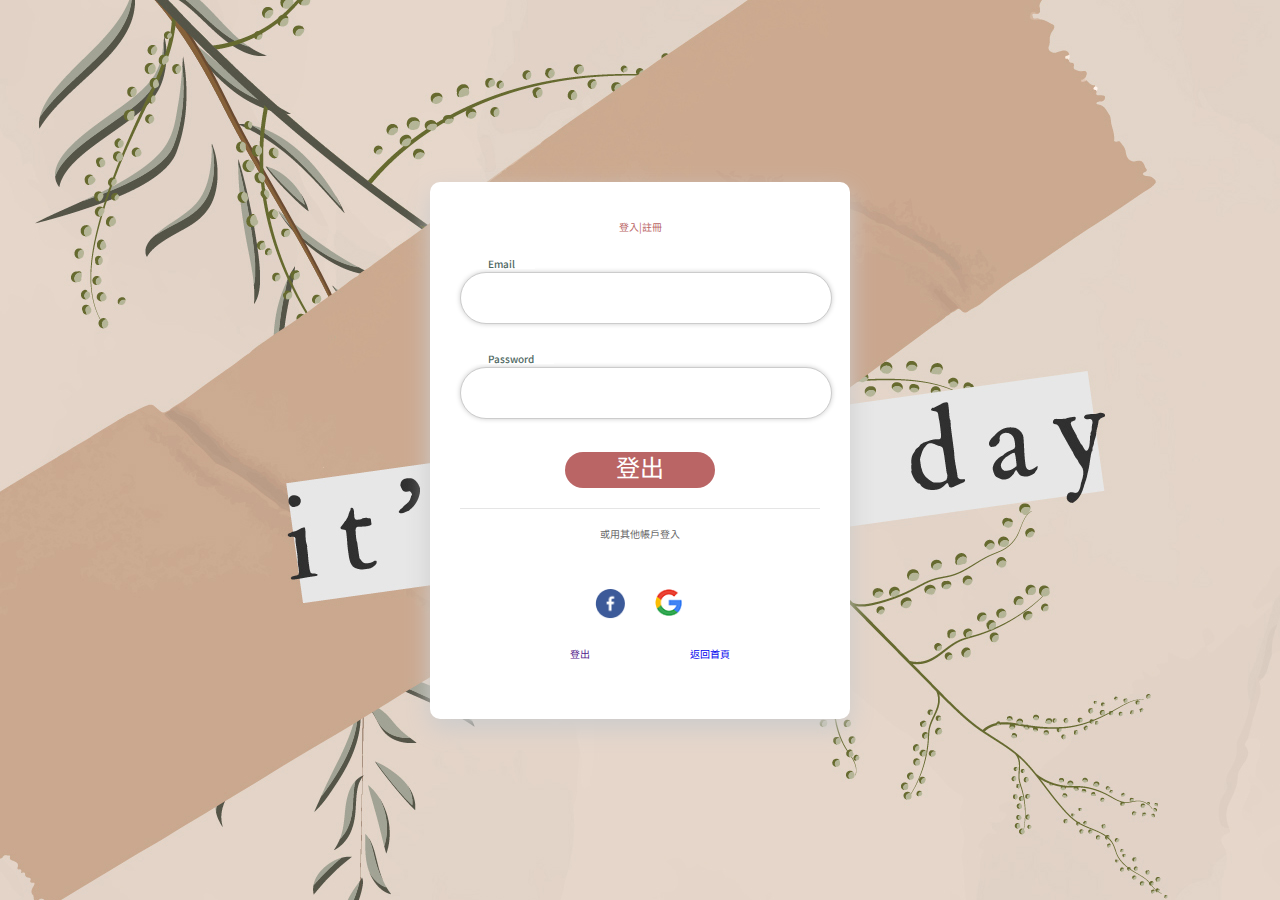
<file: log_in.html>
<!DOCTYPE html>
<html lang="en">
<head>
    <meta charset="UTF-8">
    <meta http-equiv="X-UA-Compatible" content="IE=edge">
    <meta name="viewport" content="width=device-width, initial-scale=1.0">
    <link rel="stylesheet" href="reset.css">
    <link rel="stylesheet" href="css_var.css">
    <link rel="stylesheet" href="log_in.css">
    <title>註冊|登入頁面</title>
</head>
<body>
    <main>
        <div class="animated-form">
            <form class="form">
                <h1 class="form-title">登入|註冊</h1>
                
                <div class="form-div">
                    <input type="email" class="form-input" placeholder="" >
                    <label class="form-label">Email</label>
                </div>
                <div class="form-div">
                    <input type="password" class="form-input" placeholder="">
                    <label class="form-label">Password</label>
                </div>
                <div class="button_primary"><a href="#">登出</a></div>
                <div class="other_log_in"><span>或</span>用其他帳戶登入</div>
                <div class="pattern">
                    <div class="pic"><a href=""><img src="img/log_in/icon _Facebook.png" alt="FB"></a></div>
                    <div class="pic"><a href=""><img src="img/log_in/icon_google.png" alt="Google"></a></div>
                </div>
                <div class="function_nav">
                    <div class="log_up"><a href="">登出</a></div>
                    <div class="back_home"><a href="index.html">返回首頁</a></div>
                </div>
            </div>
        </div>
    </main>
</body>
</html>
</file>
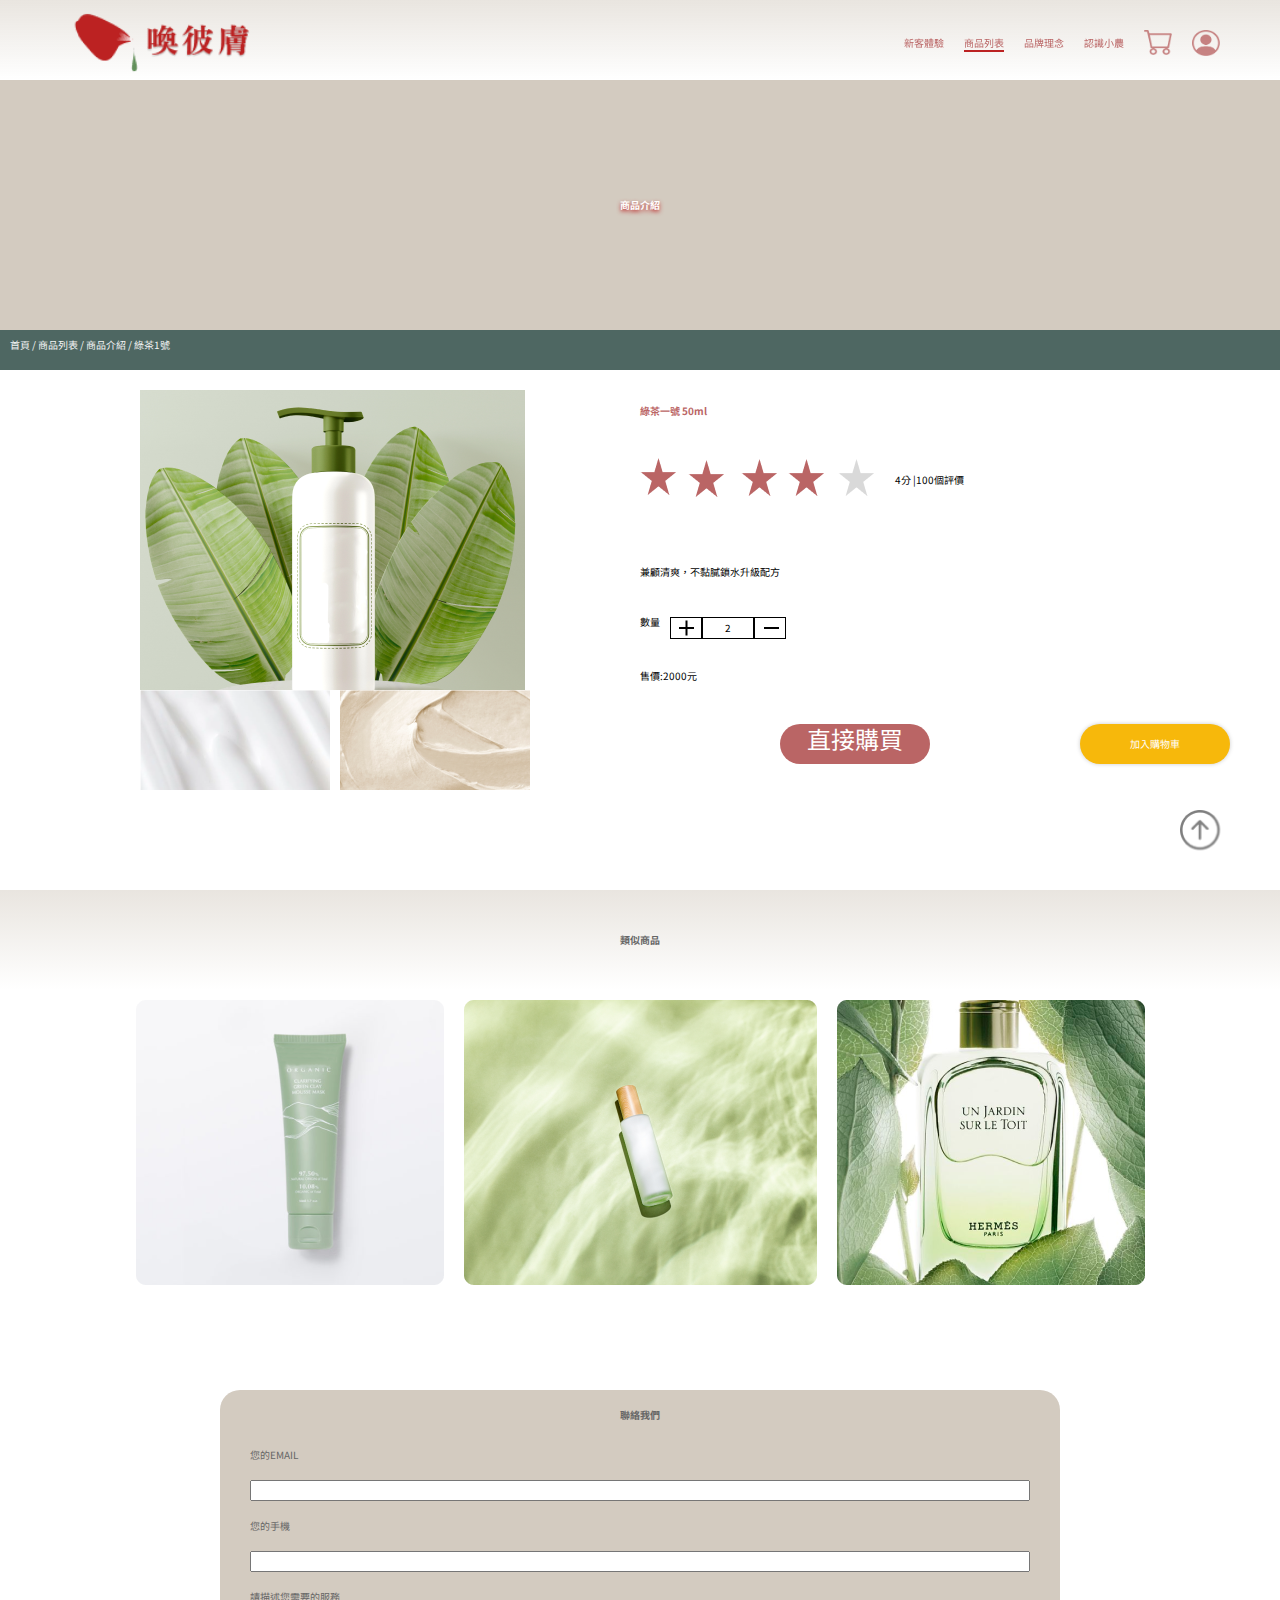
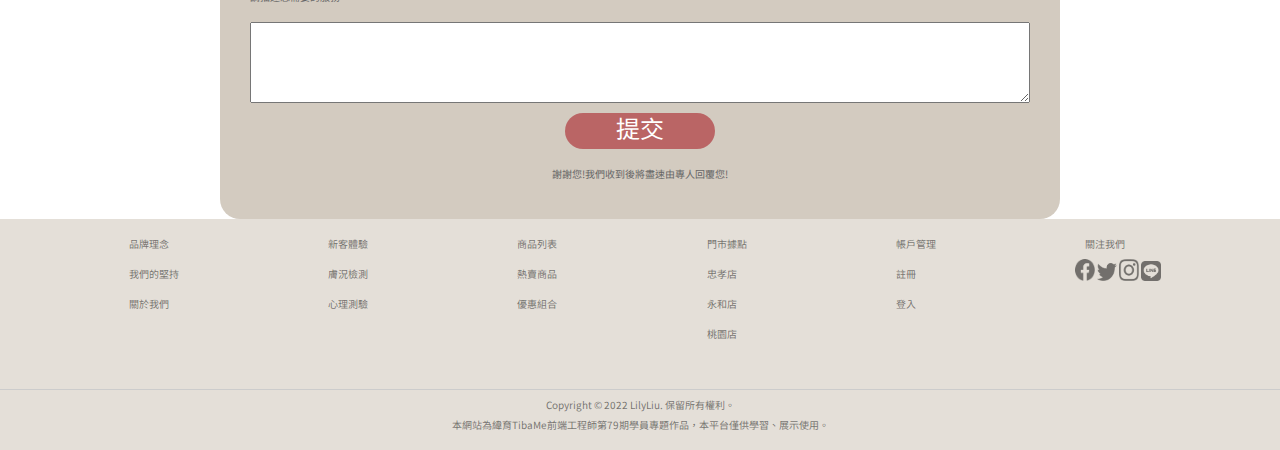
<file: product_introduction.html>
<!DOCTYPE html>
<html lang="en">
<head>
    <meta charset="UTF-8">
    <meta http-equiv="X-UA-Compatible" content="IE=edge">
    <meta name="viewport" content="width=device-width, initial-scale=1.0">
    <link rel="stylesheet" href="reset.css">
    <link rel="stylesheet" href="css_var.css">
    <link rel="stylesheet" href="product_introduction.css">
    <title>商品介紹|</title>
</head>
<body>
         <!--header-->
         <header class="fixed_header">
            <nav class="nav">
                <div class="nav_menu">
                    <ul class="nav_list">
                        <div class="wrap">
                            <a href="index.html" class="nav_logo">
                                <img src="img/mainPage/logo.png" alt="logo"></a>
                        </div>
                        <div class="wrap">
                            <li class="nav_item"><a href="new_customer_page.html">新客體驗</a></li>
                            <li class="nav_item"><a href="product_list.html">商品列表</a></li>
                            <li class="nav_item"><a href="brand_vision.html">品牌理念</a></li>
                            <li class="nav_item"><a href="farmer.html">認識小農</a></li>
                            <li class="nav_item"><a href="cart.html"><img src="img/mainPage/cart.png" alt="cart"></a></li>
                            <li class="nav_item"><a href="log_in.html"><img src="img/mainPage/member.png" alt="member"></a></li>
                        </div>
                    </ul>
                </div>
            </nav>
        </header>
        <!--banner-->
        <div class="banner">
            <h1>商品介紹</h1>
        </div>
        <!--breadcrumb-->
        <div class="breadcrumb">
            <span><a href="">首頁</a></span>
            <span><a href="">商品列表</a></span>
            <span><a href="">商品介紹</a></span>
            <span><a href="">綠茶1號</a></span>
        </div>
        <!-- product_introduction -->
        <main class="production_introduction">
            <div class="introduction_container">
                <div class="grid_box">
                    <div class="pic_product"></div>
                    <div class=".pic pic_product_detail1"></div>
                    <div class=".pic pic_product_detail2"></div>
                </div>
                <div class="product_description">
                    <h2>綠茶一號  50ml</h2>
                    <div class="evalution">
                        <div class="pic">
                            <img src="img/product_introduction/evalution.png" alt="">
                        </div>
                        <span>4分</span>
                        <span>100個評價</span>
                    </div>
                    <p></p>
                    <div class="sepcification">
                        <div class="num_txt">兼顧清爽，不黏膩鎖水升級配方</div>
                        <div class="num_box">數量
                            <div class="plus">
                                <span></span>
                                <span></span>
                            </div>
                            <div class="num">2</div>
                            <div class="minus">
                                <span></span>
                            </div>
                        </div>
                    </div>
                    <div class="price">售價:2000元</div>
                    <div class="btn_group">
                        <div class="button_primary"><a href="cart.html">直接購買</a></div>
                        <div class="button_third"><a href="cart.html">加入購物車</a></div>
                    </div>
                </div>
            </div>
        </main>
        <a class="gotop" href="product_introduction.html"><div class="pic"><img src="img/mainPage/arrow_icon.png" alt=""></div></a>
        <!-- relative_product -->
       <div class="relative_product">
            <h2>類似商品</h2>
            <div class="pic_container">
                <div class="pic">
                    <img src="img/product_introduction/relative_product1.png" alt="product1">
                </div>
                <div class="pic">
                    <img src="img/product_introduction/relative_product2.png" alt="product2">
                </div>
                <div class="pic">
                    <img src="img/product_introduction/relative_product3.png" alt="product3">
                </div>

            </div>
        </div>
        <div class="contact_us">
            <h2>聯絡我們</h2>
            <label for="email">您的EMAIL</label>
            <input type="email" name="email" id="email">
            <label for="tel">您的手機</label>
            <input type="tel" name="tel" id="tel">
            <p class="service">請描述您需要的服務</p>
            <textarea name="" id="" cols="20" rows="5"></textarea>
            <div class="button_primary"><a href="#">提交</a></div> 
            <p class="response">謝謝您!我們收到後將盡速由專人回覆您!</p> 
        </div>

        <!-- footer -->
     <footer>
        <div class="footer_wrap">
            <div class="brand_core">
                <div class="title"><a href="brand_vision.html">品牌理念</a></div>
                <div class=""><a href="brand_vision.html">我們的堅持</a></div>
                <div class=""><a href="brand_vision.html">關於我們</a></div>
            </div>
            <div class="new_customer">
                <div class="title"><a href="new_customer_page.html">新客體驗</a></div>
                <div class=""><a href="new_customer_page.html">膚況檢測</a></div>
                <div class=""><a href="new_customer_page.html">心理測驗</a></div>
            </div>
            <div class="product_list">
                <div class="title"><a href="product_list.html">商品列表</a></div>
                <div class=""><a href="product_list.html">熱賣商品</a></div>
                <div class=""><a href="product_list.html">優惠組合</a></div>
            </div>
            <div class="store_info">
                <div class="title"><a href="new_customer_page.html">門市據點</a></div>
                <div class=""><a href="new_customer_page.html">忠孝店</a></div>
                <div class=""><a href="new_customer_page.html">永和店</a></div>
                <div class=""><a href="new_customer_page.html">桃園店</a></div>
            </div>
            <div class="account">
                <div class="title"><a href="log_in.html">帳戶管理</a></div>
                <div class=""><a href="log_in.html">註冊</a></div>
                <div class=""><a href="log_in.html">登入</a></div>
            </div>
            <div class="follow_us">
                <div class=""><a href="#">關注我們</a></div>
                <img src="img/mainPage/facebook _icon.png">
                <img src="img/mainPage/twitter_ icon.png">
                <img src="img/mainPage/instagram_icon.png">
                <img src="img/mainPage/line_icon.png">
            </div>
        </div>
        <div class="footer2_wrap">
            <span class="copyright">Copyright © 2022 LilyLiu. 保留所有權利。</span>
            <div class=""><a href="#">本網站為緯育TibaMe前端工程師第79期學員專題作品，本平台僅供學習、展示使用。</a></div>
        </div>
    </footer>
</body>
</html>
</file>
<file: css_var.css>
@import url('https://fonts.googleapis.com/css2?family=Noto+Sans+TC:wght@100;300;400;500;700;900&display=swap');
html{
  scroll-behavior: smooth;
  font-size: 62.5%;
}
:root{
    /* font_size */
    --h1-font-size : 3.6rem;
    --h2-font-size : 3rem;
    --h3-font-size: 2.4rem;
    --h4-font-size: 2rem;
    
    /*letter_space*/
    --h1-letter-space : .2rem;
    --h2-letter-space : .1rem;
    --h3-letter-space: .05rem;
    --h4-letter-space: .05rem;

    /*line-height*/
    --ch-line-height: 120%;

    /*bg-color*/
    --bg-color: #D3CBC0;
    --cards-bg-color: #4E6762;
    --breadcrumb-bg-color: #4E6762;
    --product-bg-color: #D3CBC050;
    --box-bg-color:#BA6565;
    --upload-bg-color: #aaa;

    /*font-color*/
    --h1--color: #ffffff;
    --h1--text-shadow: 0 2px 4px #BC2222;
    --h2-color:  #BA6565;
    --p-color: #f5f5f5;
    --p-text-shadow: 0 0px 4px #BA6565;
    --card-box-shadow: 0px 0px 5px rgba(0,0,0,.5);
    --nav-font-color: #BC2222;


    --breadcrumb-color: #f5f5f5;
    --hover-color:#bbac84;

    /*tag-color*/
    --tag-color:#E4DFD8;
}
/*思源體*/
body{
    font-family: 'Noto Sans TC', sans-serif;
}
/*btn*/
.button_primary{
  border: none;
  text-align: center;
  width: 150px;
  line-height: 30px;
  background-color: var(--box-bg-color);
  border-radius: 20px;
  margin: 0 auto;
  text-decoration: none;
  /* padding: 10px; */
}
.button_primary a{
  font-size: var(--h3-font-size);
}
.button_primary:hover{
  background-color: var(--h2-color);
  box-shadow: 0 0 10px #BC2222;
}
.button_primary:hover a,
.button_primary a{
  color: #ffffff;
}
.button_secondary{
  border: none;
  text-align: center;
  width: 100px;
  line-height: 20px;
  background-color: var(--p-color);
  box-shadow: 0 0 4px #ccc;
  border-radius: 20px; 
  margin: 0 auto;
}
.button_secondary a{
  font-size: var(--h4-font-size);
  color: #4E6762;
}
.button_secondary:hover{
  box-shadow:  0px 0px 5px rgba(0,0,0,.5);;
}
.button_secondary a:hover {
  color: #4E6762;

}
.button_third{
  border: none;
  width: 150px;
  line-height: 40px;
  text-align: center;
  background-color:#f7b80b;
  box-shadow: 0 0 4px #ccc;
  border-radius: 20px;
  margin: 0 auto;
}
.button_third a{
  color: #ffffff;
  font-size: var(--h5-font-size);
}
.button_third:hover{
  box-shadow: var(--card-box-shadow);
}
.gotop{
  position: fixed;
  width: 50px;
  height: 50px;
  /* background-color: #BA6565; */
  bottom: 40px;
  right: 50px;
  text-decoration: none;
  text-align: center;
  font-size: 22px;
  z-index: 100;
}
.gotop .pic{
  width: 40px;
  height: 40px;
}
.gotop .pic img{
  width: 100%;
}
</file>
<file: product_introduction.css>
/*header*/
header{
    width: 100%;
    background-image: linear-gradient(to bottom,#D3CBC080,#FFFFFF) ;
    position: sticky;
    top: 0;
    z-index: 100;
}
.nav{
    max-width: 1200px;
    display: flex;
    justify-content: center;
    text-align: center;
    margin: 0 auto;
    height: 80px;
    z-index: 100;
}
.nav_logo{
    width: 200px;
    height: 80px;
    display: inline-block;
    margin: auto 20px;
}
.nav_logo img{
    width: 100%;
}
.nav_menu{
    width: 100%;
    margin: 0 10px;
}
.nav_list{
    width: 100%;
    display: flex;
    justify-content: space-between;
}
.nav_list .wrap:nth-child(2){
    display: flex;
    justify-content: space-between;
}
.nav_item{
    margin: auto 10px;
    box-sizing: border-box;
    /* line-height: 70px;  */
}
.wrap .nav_item:nth-child(2) a{
    border-bottom: 2px solid #BC2222;
}
.wrap .nav_item:nth-child(1):hover,
.wrap .nav_item:nth-child(2):hover,
.wrap .nav_item:nth-child(3):hover,
.wrap .nav_item:nth-child(4):hover
{
    display: inline-block;
    transform: translateY(-5px);

}
.wrap .nav_item:nth-child(1):hover a,
.wrap .nav_item:nth-child(2):hover a,
.wrap .nav_item:nth-child(3):hover a,
.wrap .nav_item:nth-child(4):hover a
{
 color:var(--nav-font-color);
 font-weight: bold;

}
.nav_item a{
    color: #BA6565;
    text-decoration: none;
    
}
.wrap li:nth-child(5),
.wrap li:nth-child(6){

    margin: auto -10px;
}
.wrap li img{
    width: 40%;
}
/*banner*/
.banner{
    width: 100%;
    position: relative; 
}

.banner h1{
    text-align: center;
    line-height: 250px;
    background-color: var(--bg-color);
    font-size: var(--title-font-size) ;
    color: var(--h1--color);
    text-shadow: var(--h1--text-shadow);

}
.banner p{
    text-align: center;
    position: absolute;
    top: 300px;
    left: 0;
    right: 0;
    font-size: var(--sub-title-font-size);
    color: var(--h1--color);
    text-shadow: var(--p-text-shadow);
}
/* breadcrumb */
.breadcrumb{
    background-color: var(--breadcrumb-bg-color);
    height: 20px;
    padding: 10px;
}
.breadcrumb span a{
    color: var( --breadcrumb-color);
}
.breadcrumb span:nth-child(1)::after,
.breadcrumb span:nth-child(2)::after,
.breadcrumb span:nth-child(3)::after
{
    content:" / ";
    color: var( --breadcrumb-color);
}

main{
    width: 100%;
    height: 500px;
    margin: 20px auto 0;
    /* background-color: var(--bg-color); */
}
main h2{
    font-size: var(--sub-title-font-size);
    color: var(--h2-color);
    margin-bottom: 10px;
}
.introduction_container{
    width: 1200px;
    display: flex;
    justify-content: center;
    margin: 0 auto;
}
.grid_box{
    width: 50%;
    display: grid;
    grid-template-columns:200px 200px;
    /* grid-template-rows: repeat(2,1fr); */
    justify-content: center;
    align-items: center;
    gap: 0;  
}

.pic_product{
    width: 400px;
    height: 300px;
    grid-column:1/3;
    grid-row: 1/2;
    background-image: url(img/product_introduction/green_tea.png);
    background-repeat: no-repeat;
}
.grid_box .pic{
    width: 300px;
}
.grid_box .pic img{
     filter: saturate(1.5);
}
.pic_product_detail1{
    width: 190px;
    height: 100px;
    grid-column:1/2;
    grid-row: 2/3;
    background-image: url(img/product_introduction/lotion1.png);
    background-repeat: no-repeat;
}
.pic_product_detail2{
    width: 190px;
    height: 100px;
    grid-column:2/3;
    grid-row: 2/3;
    background-image: url(img/product_introduction/lotion2.png);
    background-repeat: no-repeat;
}
.product_description{
    width: 50%;
    display: flex;
    flex-direction: column;
    justify-content: space-around;
}
.evalution{
    display: flex;
    justify-content: flex-start;
    align-items: center;
}
.evalution span:nth-child(2)::after{
    content: " | ";
}
.evalution .pic{
    margin-right: 20px;
}
.sepcification .num_box{
    display: flex;
   
}
.sepcification .num_txt{
    margin-bottom: 40px;
}
.sepcification .num_box .plus{
    width: 30px;
    height: 20px;
    border: 1px solid #000000;
    position: relative;
    margin-left: 10px;
}
.sepcification .num_box .plus span:nth-child(1){
    display: block;
    width: 15px;
    height: 2px;
    background-color: #000000;
    position: absolute;
    top: 9px;
    left: 7.5px;
}
.sepcification .num_box .plus span:nth-child(2){
    display: block;
    width: 15px;
    height: 2px;
    background-color: #000000;
    transform: rotate(90deg);
    position: absolute;
    top: 9px;
    left: 7.5px;
}
.sepcification .num_box .num{
    text-align: center;
    width: 50px;
    line-height: 20px;
    border: 1px solid #000000;
}
.sepcification .num_box .minus{
    width: 30px;
    height: 20px;
    border: 1px solid #000000;
}
.sepcification .num_box .minus span{
    display: block;
    width: 15px;
    height: 2px;
    background-color: #000000;
    margin: 9px;
}
.btn_group{
    display: flex;
    justify-content: flex-start;
    margin: 10px 0 ;
}
.button_primary,
.button_third{
    margin: 0 10px;
}
/* relative_product */
.relative_product{
    width: 100%;
    height: 500px;
    margin: 0 auto;
}
.relative_product h2{
    width: 100%;
    line-height: 100px;
    text-align: center;
    background-image: linear-gradient(to bottom,#D3CBC080,#FFFFFF) ;
    color: #666;
    font-size: var(--sub-title-font-size);
}
.relative_product .pic_container{
    width: 1200px;
    display: flex;
    justify-content: center;
    margin: 0 auto;
}
.relative_product .pic_container .pic{
    margin: 10px;
    border-radius: 20px;
}
.contact_us{
    display: flex;
    flex-direction: column;
    width: 800px;
    margin: 0 auto;
    background-color: var(--bg-color);
    padding: 20px;
    border-radius: 20px;
}
.contact_us h2{
    text-align: center;
    margin-bottom: 20px;
    font-size: var(--sub-title-font-size);
    color: #666;
}
label,
input,
textarea,
.service{
    margin: 10px;
    color: #666;
}
.response{
    margin: 20px;
    text-align: center;
    color: #666;
}
.button_primary
{
    margin: 0 auto;
}
/* footer */
footer{
    background-color: #E4DFD8;
}
.footer_wrap{
    display: flex;
    justify-content: space-evenly;
    margin: 0px;
    border-bottom: 1px solid #ccc;
    padding-bottom: 30px;
}
.footer_wrap a{
    color: #00000080;
}
.privacy:after{
    content: " | ";
}
.footer2_wrap,
.footer2_wrap a{
    display: block;
    color: #00000080;
    text-align: center;
    padding: 10px;
}
.follow_us img{
    width: 20px;
}
.footer_wrap div{
    padding: 10px;
}
</file>
<file: log_in.css>
.animated-form{
	display: flex;
	justify-content:center;
	align-items: center;
	background-image:url(img/log_in/bg4.jpg);
	height:100vh;
    position: relative;
}
form{

	width:360px;
	padding:40px 30px;
	border-radius: 10px;
	box-shadow: 0 10px 25px #ccc;
    background-color: #fff;
}
.form-title{
	font-weight: 400;
	margin-bottom:30px;
    text-align: center;
    font-size: var(--sub-title-font-size);
    color: var(--h2-color);
}

.form-div{
	position:relative;
	height: 80px;
	margin-bottom: 15px;
}

.form-input{
	position:absolute;
	top:0;
	left:0;
	width:100%;
	height:50%;
	
	font-size: var(--content-font-size);
	border-radius: 30px;
	border: 1px solid #ccc;
	padding: 5px;
	z-index: 1;
    margin: 10px auto;
    box-shadow: 0 0 5px #ccc;
	outline: none;
}

.form-label{
	position:absolute;
	left: 16px;
	top: 16px;
	padding:0 20px;
	background-color: white;
	color: lightblue;
	font-size: var(--content-font-size);
	transition: .3s;
}

.form-button{
    display: block;
	margin: 0 auto;
	transition: .3s;
    color: #f5f5f5;
    font-size: var(--content-small-font-size);
}

.form-input:focus + .form-label{
	top: -2px;
	left: 8px;
	z-index: 10;
}

.form-input:not(placeholder-shown).form-input:not(focus) + .form-label{
	top: -3px;
	left: 8px;
	color: var(--cards-bg-color);
	font-size: var(--content-small-font-size);
	font-weight: 500;
	z-index: 10;
}
.other_log_in
{
    width: 100%;
    margin: 20px auto;
    text-align: center;
    font-size: var(--content-small-font-size);
    color: #666;
    cursor: pointer;
}
.other_log_in:hover,
.log_up:hover{
    color: var(--box-bg-color);
}
.other_log_in{
    border-top: 1px solid #cccccc80;
    padding: 20px 0;
    /* margin: 20px; */
}

.pattern{
    width: 100%;
    display: flex;
    justify-content: center;
    align-items: center;
    
}
.pattern .pic{
    width: 30px;
    height: 30px;
    margin: 10px 15px;
}
.pattern .pic img{
    width: 100%;
}
.pattern .pic:nth-child(2) img{
    width: 90%;
}
.function_nav{
	width: 100%;
	margin: 20px 10px;
	display: flex;
	justify-content: space-evenly;
	align-items: center;
	color:#666
}
</file>
